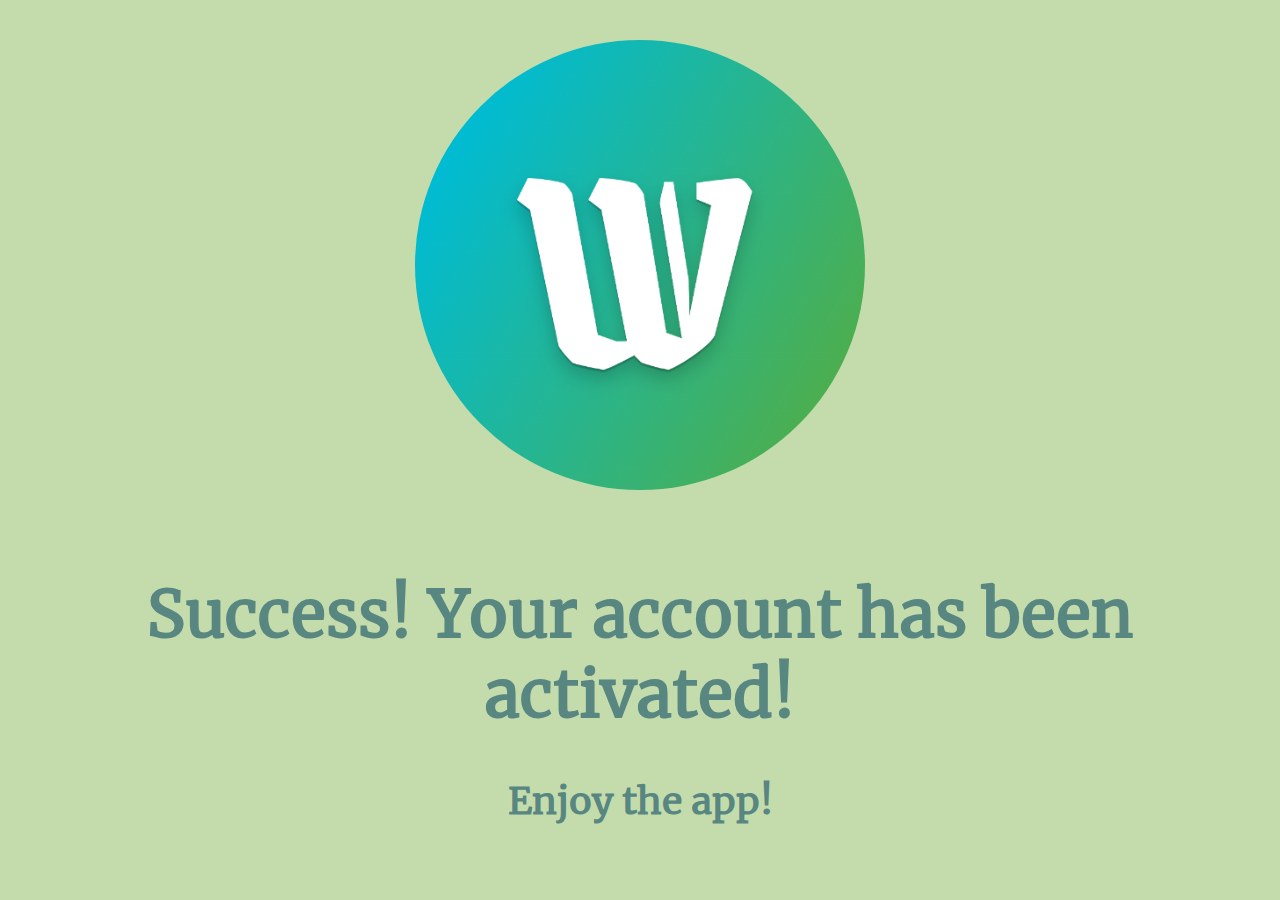
<file: index.html>
<!DOCTYPE html>
<html lang="en">
  <head>
    <meta charset="UTF-8" />
    <meta name="viewport" content="width=device-width, initial-scale=1.0" />
    <title>Win Road Test Activation</title>
    <link rel="stylesheet" href="index_styles.css" />
  </head>
  <body>
    <img src="images/win_road_test.png" alt="Win Road Test Logo" class="win-road-logo" width="450" />
    <h1 class="head-text">Success! Your account has been activated!</h1>
    <h3 class="subheading">Enjoy the app!</h3>
  </body>
</html>
</file>
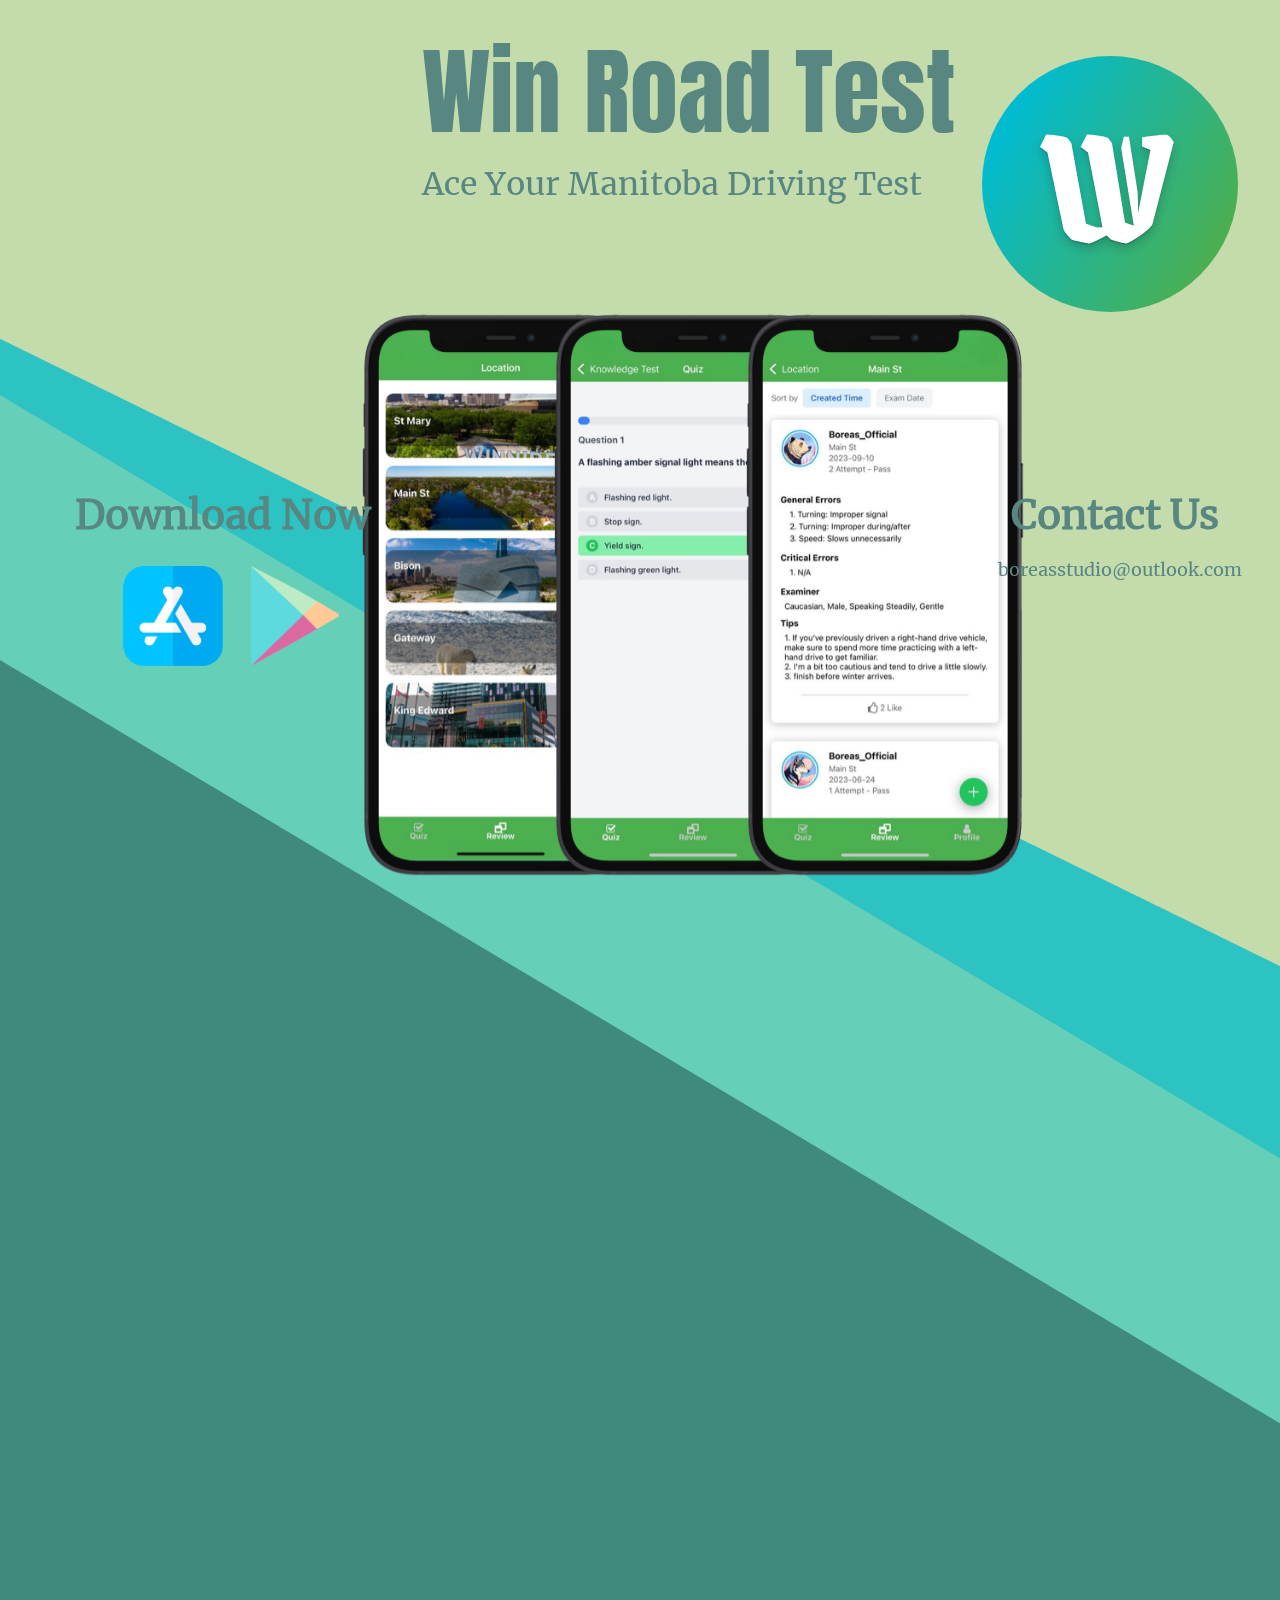
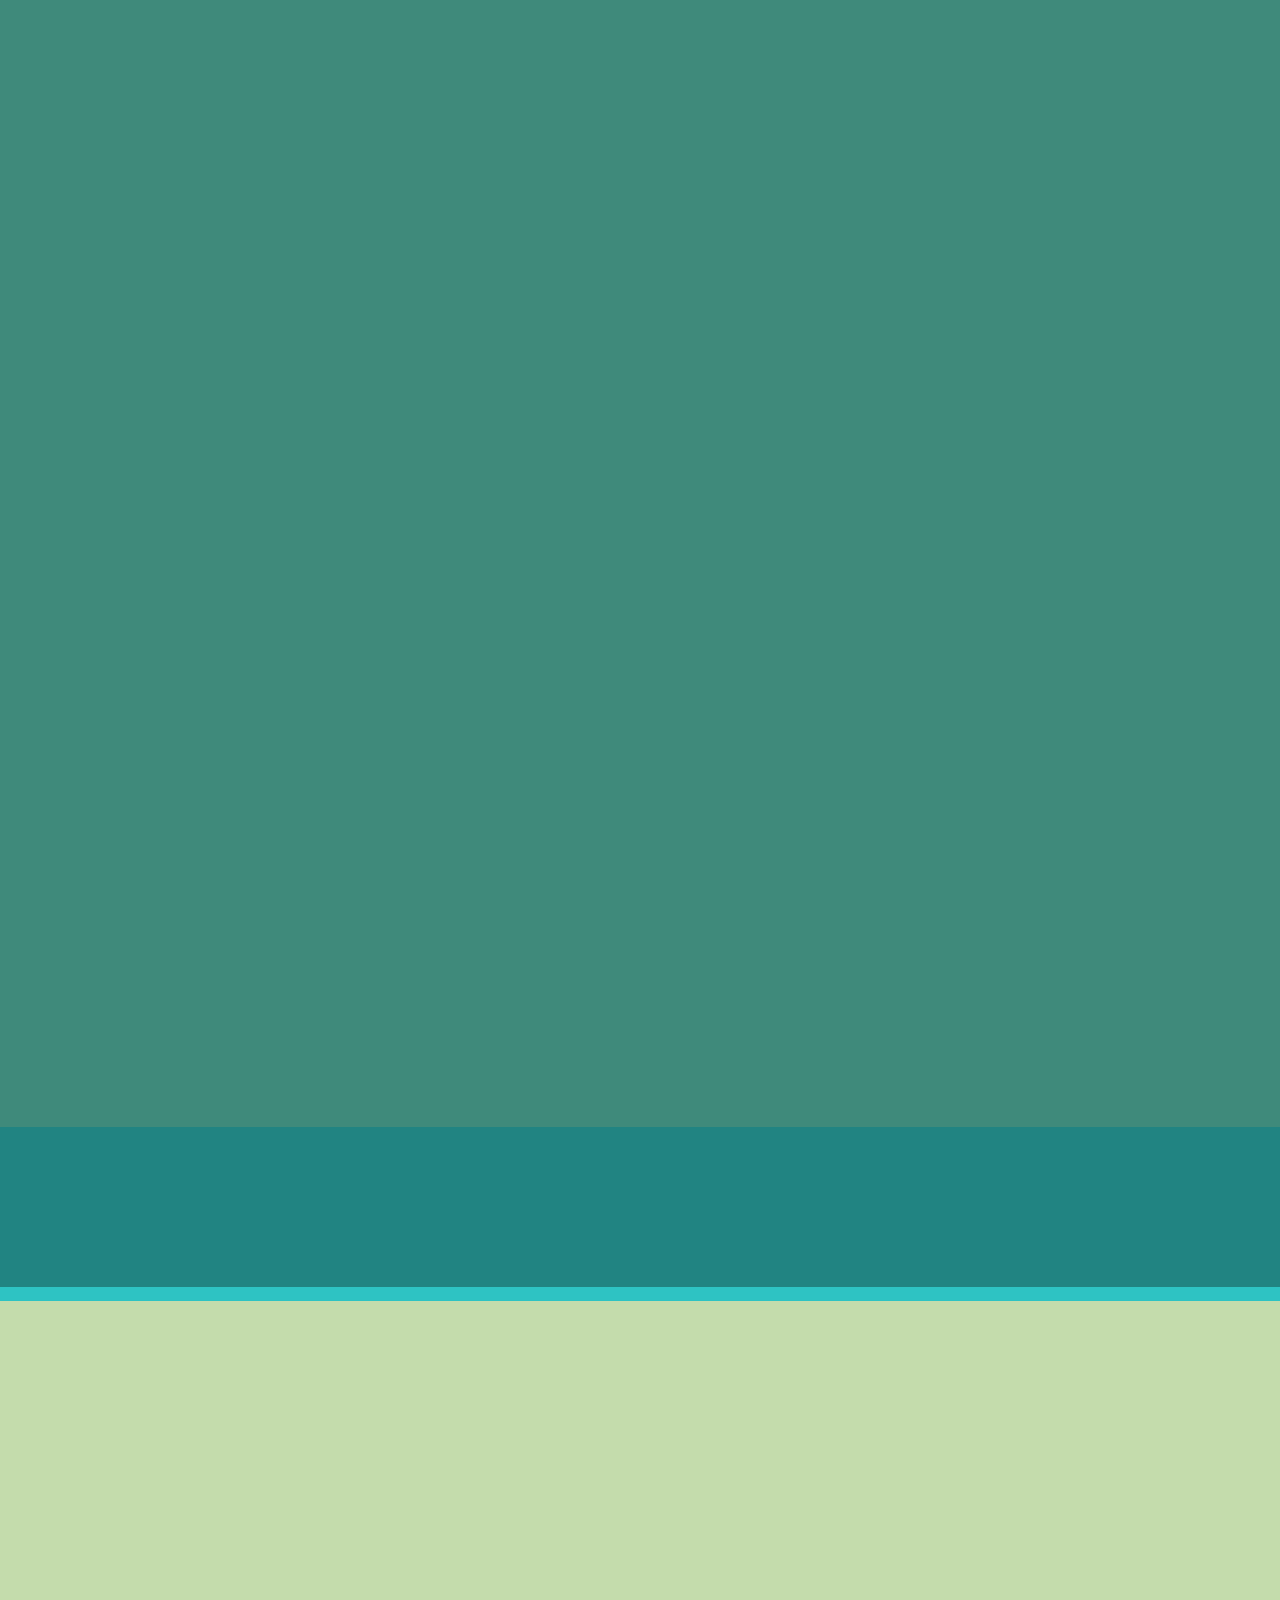
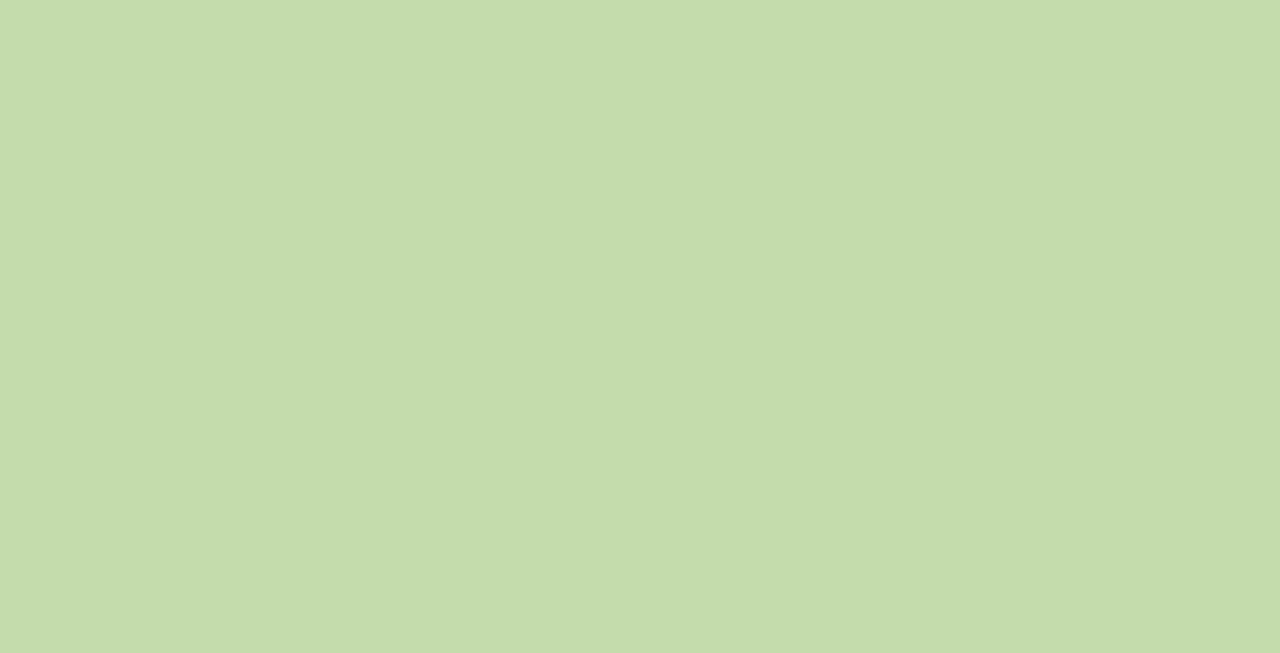
<file: landing.html>
<!DOCTYPE html>
<html lang="en">
  <head>
    <meta charset="UTF-8" />
    <meta name="viewport" content="width=device-width, initial-scale=1.0" />
    <meta http-equiv="ScreenOrientation" content="autoRotate:disabled" />
    <title>Win Road Test Landing Page</title>
    <link rel="stylesheet" href="styles.css" />
  </head>
  <body>
    <section>
      <img
        src="images/design.png"
        alt="Background Design"
        class="background-design"
      />
    </section>

    <header class="container">
      <img
        src="images/win_road_test.png"
        alt="Win Road Test Logo"
        class="win-road-logo"
        width="450"
      />
      <h1 class="head-text">
        Win Road Test <br />
        <span class="subheading">Ace Your Manitoba Driving Test</span>
      </h1>
    </header>

    <div>
      <img
        src="images/win1.png"
        alt="iPhone Outline 1"
        height="650"
        class="win1"
      />
      <img
        src="images/win2.png"
        alt="iPhone Outline 2"
        height="650"
        class="win2"
      />
      <img
        src="images/win3.png"
        alt="iPhone Outline 3"
        height="650"
        class="win3"
      />
    </div>

    <section class="download-links">
      <h5 class="download">Download Now</h5>
      <a href="https://apps.apple.com/ca/app/win-road-test/id6739723461">
        <img
          src="images/app-store.png"
          alt="Apple App Store Logo"
          height="100"
          class="apple"
        />
      </a>
      <a
        href="https://onedrive.live.com/?id=DE7C8AF9AC7E62F4%21111&cid=de7c8af9ac7e62f4&ithint=folder&redeem=aHR0cHM6Ly8xZHJ2Lm1zL2YvcyFBdlJpZnF6NWluemViNmxJUjRoaExlWFBkTFk%5FZT13bmtYVVA"
      >
        <img
          src="images/play-store.png"
          alt="Google Play Store Logo"
          height="100"
          class="google"
        />
      </a>
    </section>

    <!-- optional -->
    <footer>
      <h5 class="contact">Contact Us</h5>
      <p class="email">boreasstudio@outlook.com</p>
    </footer>
  </body>
</html>
</file>
<file: index_styles.css>
@font-face {
    font-family: 'Merriweather';
    src: url(fonts/fonts/Merriweather-Regular.ttf);
}

body {
    font-size: xx-large;
    overflow-x: hidden;
    overflow-y: hidden;
    background-color: #c4dcac;
    color: #588681;
    font-family: 'Merriweather';
    text-align: center;
}

img {
    border-radius: 15em;
    margin: 1em;
}

/* phones */
@media (max-width: 768px) {
    body {
        font-size: large;
        overflow-y: auto;
    }
    
    .win-road-logo {
        display: block;
        position: static;
        margin: 1em auto;
        width: 80%;
        height: auto;
        border-radius: 10em;
        align-items: center;
    }
}
</file>
<file: styles.css>
@font-face {
  font-family: 'Anton';
  src: url(fonts/fonts/Anton-Regular.ttf);
}

@font-face {
  font-family: 'Merriweather';
  src: url(fonts/fonts/Merriweather-Regular.ttf);
}

body {
  font-size: xxx-large;
  overflow-x: hidden;
  overflow-y: hidden;
  background-color: #c4dcac;
  color: #588681;
}

.win-road-logo {
  border-radius: 10em;
  margin: 1em;
  position: absolute;
  left: 70%;
}

.container {
  text-align: right;
}

.head-text {
  font-family: 'Anton';
  position: fixed;
  left: 33%;
  font-weight: lighter;
}

.subheading {
  font-family: 'Merriweather';
  font-size: xx-large;
  position: fixed;
  left: 33%;
}

.win1 {
  position: fixed;
  top: 30%;
  left: 15%;
}

.win2 {
  position: fixed;
  top: 30%;
  left: 30%;
}

.win3 {
  position: fixed;
  top: 30%;
  left: 45%;
}

.apple {
  display: block;
  padding: 1em;
  position: absolute;
  top: 70%;
  left: 75px;
}

.google {
  display: block;
  padding: 1em;
  position: absolute;
  top: 70%;
  left: 200px;
}

.background-design {
  position: absolute;
  top: 25%;
  right: -4500px;
}

.download {
  font-family: 'Merriweather';
  position: absolute;
  top: 60%;
  left: 75px;
}

/* optional */
.contact {
  font-family: 'Merriweather';
  position: absolute;
  top: 60%;
  left: 79%;
}

/* optional */
.email {
  font-family: 'Merriweather';
  position: absolute;
  top: 72%;
  left: 76%;
  font-size: x-large;
}

/* phones */
@media (max-width: 768px) {
  body {
    font-size: large;
    overflow-y: auto;
  }

  .win-road-logo {
    display: block;
    position: static;
    margin: 1em auto;
    width: 80%;
    height: auto;
    border-radius: 10em;
    align-items: center;
  }

  .container {
    text-align: center;
  }

  .head-text {
    font-size: xxx-large;
    font-weight: bold;
    position: static;
    margin: 1em auto;
  }

  .subheading {
    position: static;
  }

  .win1,
  .win2,
  .win3 {
    position: relative;
    display: block;
    margin: 1em auto;
    left: -50%;
    width: 200%;
    height: 200%;
  }

  .apple,
  .google {
    position: static;
    display: block;
    margin: 1em auto;
  }

  .download {
    font-size: xxx-large;
    position: static;
    margin: 1em auto;
    text-align: center;
  }

  .contact {
    font-size: xxx-large;
    position: static;
    margin: 1em auto;
    text-align: center;
  }

  .email {
    font-size: x-large;
    position: static;
    margin: 1em auto;
    text-align: center;
  }

  .background-design {
    display: none;
  }
}

/* tablets */
@media screen and (min-width: 769px) and (max-width: 1024px) {
  body {
    overflow-y: auto;
    font-size: xxxx-large;
  }

  .win-road-logo {
    display: block;
    position: static;
    margin: 1em auto;
    width: 80%;
    height: auto;
    border-radius: 10em;
    align-items: center;
  }

  .container {
    text-align: center;
  }

  .head-text {
    font-size: xxxx-large;
    position: static;
    margin: 1em auto;
  }

  .subheading {
    font-size: xxx-large;
    position: static;
  }

  .win1,
  .win2,
  .win3 {
    position: relative;
    display: block;
    margin: 1em auto;
    left: -25%;
    width: 150%;
    height: 150%;
  }

  .apple,
  .google {
    position: static;
    display: block;
    margin: 1em auto;
    width: 50%;
    height: 50%;
  }

  .download {
    font-size: xxx-large;
    position: static;
    margin: 2em auto;
    text-align: center;
  }

  .contact {
    font-size: xxxx-large;
    position: static;
    margin: 2em auto;
    text-align: center;
  }

  .email {
    font-size: xxxx-large;
    position: static;
    margin: 1em auto;
    text-align: center;
  }

  .background-design {
    display: none;
  }
}

/* laptop screens/smaller monitor screens */
@media screen and (min-width: 1025px) and (max-width: 1919px) {
  .win-road-logo {
    width: 20%;
    left: 73%;
  }

  .head-text {
    top: -5%;
  }

  .download {
    top: 47%;
  }

  .background-design {
    top: 5%;
    right: -4850px;
  }

  .apple {
    top: 57.5%;
  }

  .google {
    top: 57.5%;
  }

  .contact {
    top: 50%;
    margin: 1em auto;
  }

  .email {
    top: 60%;
    margin: 1em auto;
    font-size: large;
    left: 78%;
  }
}
</file>
